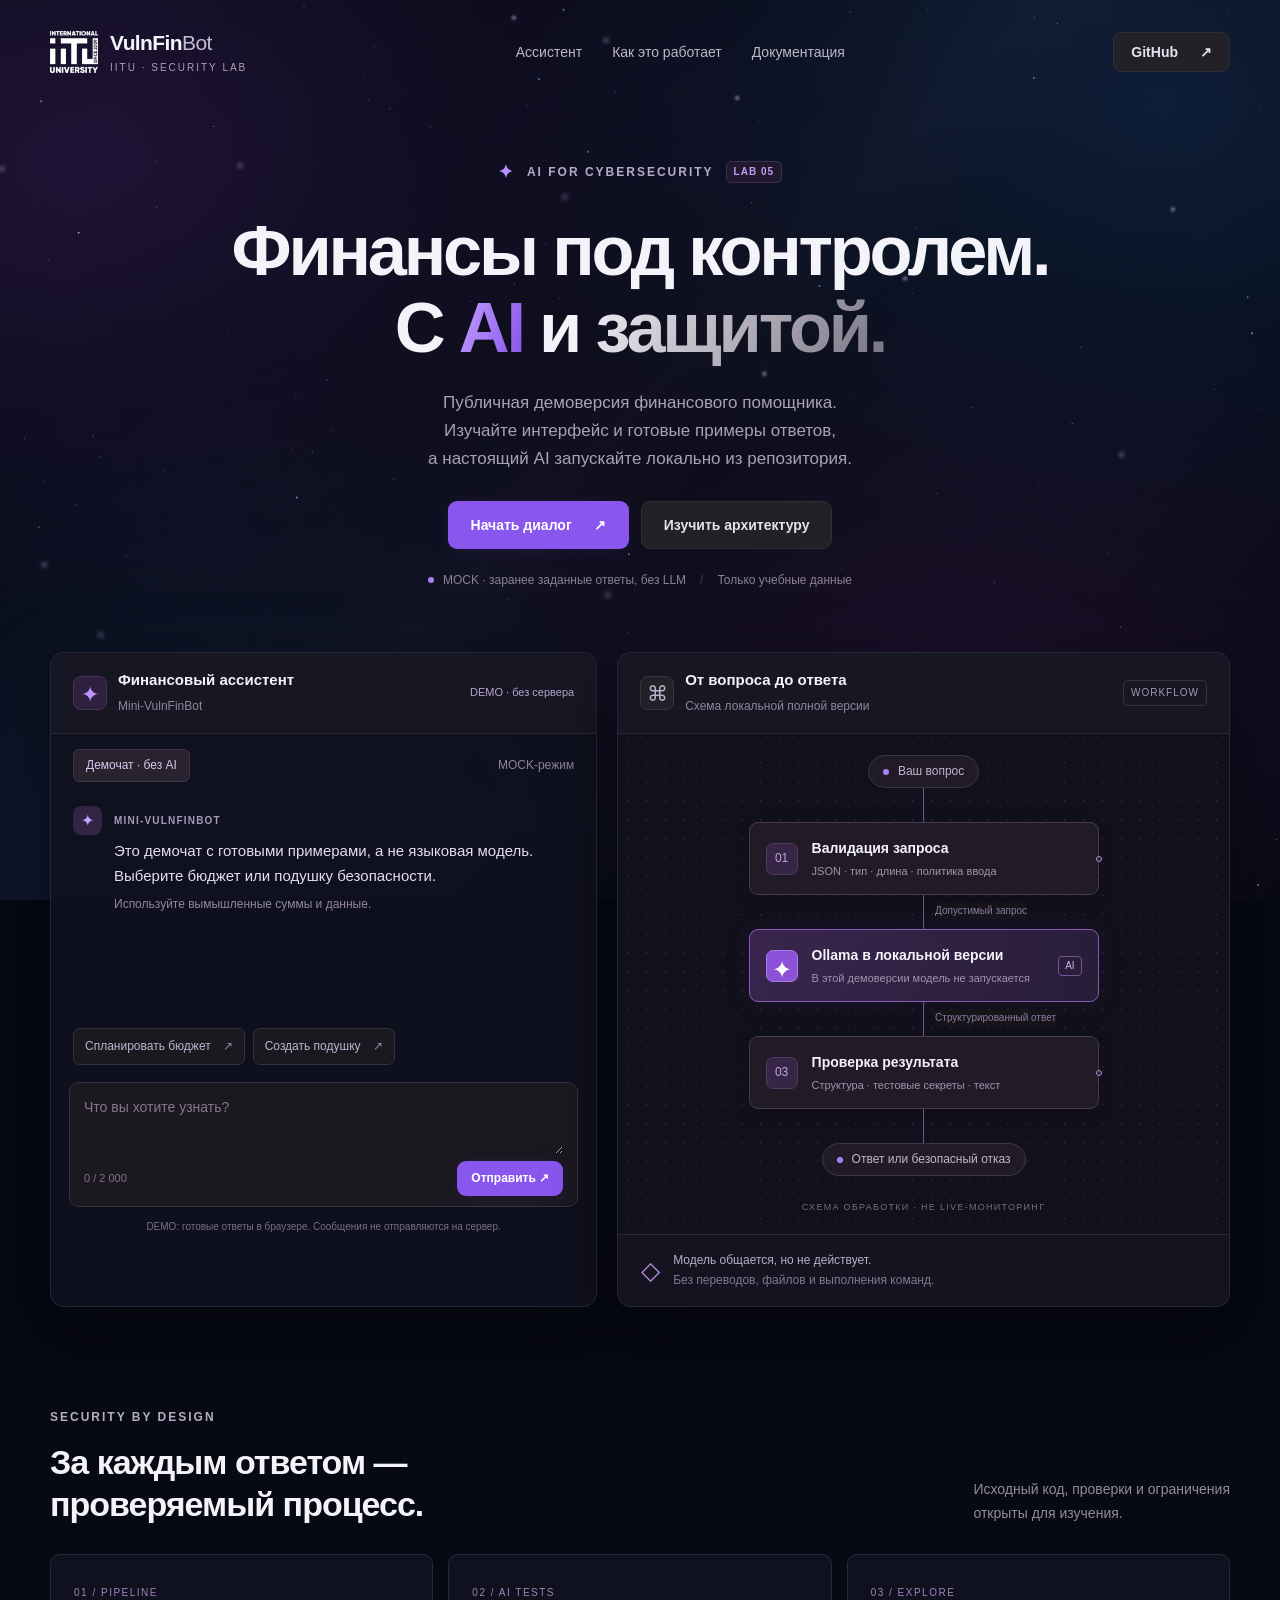
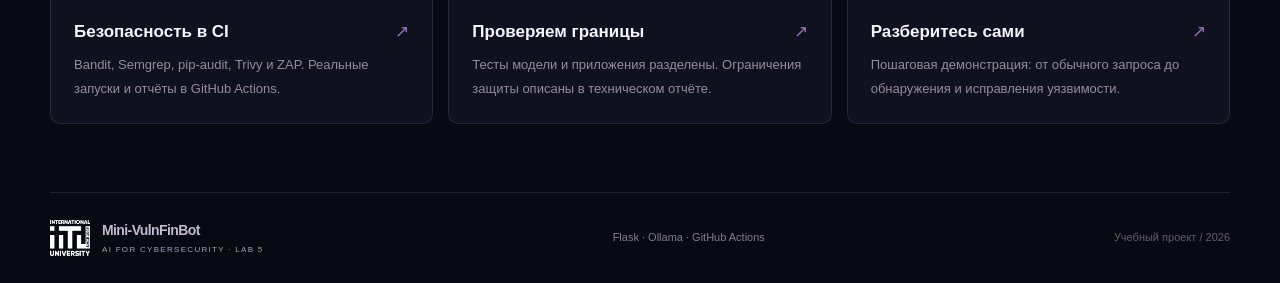
<file: docs/index.html>
<!doctype html>
<html lang="ru">
<head><meta charset="utf-8"><meta name="viewport" content="width=device-width,initial-scale=1"><meta name="theme-color" content="#101014"><title>Mini-VulnFinBot · IITU Security Lab</title><link rel="stylesheet" href="./static/style.css?v=cosmos-1"><script src="./static/app.js" defer></script></head>
<body>
<div class="cosmos" aria-hidden="true"><span></span></div>
<div class="starfall" aria-hidden="true"><i></i><i></i><i></i><i></i><i></i><i></i><i></i><i></i><i></i><i></i><i></i><i></i><i></i><i></i><i></i><i></i></div>
<header class="header shell"><a class="brand" href="./" aria-label="Mini-VulnFinBot — главная"><img src="./static/iitu-white.png" alt="IITU" width="48" height="44"><span>VulnFin<span class="brand-light">Bot</span><small>IITU · SECURITY LAB</small></span></a><nav aria-label="Основная навигация"><a href="#chat">Ассистент</a><a href="#architecture">Как это работает</a><a href="https://github.com/MisterCapybara24/vulnfinbot-secure-pipeline/blob/main/docs/technical-report.md">Документация</a></nav><a class="button secondary header-link" href="https://github.com/MisterCapybara24/vulnfinbot-secure-pipeline">GitHub <span aria-hidden="true">↗</span></a></header>
<main>
<section class="hero shell"><div class="eyebrow"><span class="spark">✦</span> AI FOR CYBERSECURITY <span class="pill">LAB 05</span></div><h1>Финансы под контролем.<br>С <span class="gradient">AI</span> и <span class="silver">защитой.</span></h1><p>Публичная демоверсия финансового помощника.<br>Изучайте интерфейс и готовые примеры ответов,<br class="desktop-break"> а настоящий AI запускайте локально из репозитория.</p><div class="hero-actions"><a class="button primary" href="#chat">Начать диалог <span aria-hidden="true">↗</span></a><a class="button secondary" href="#architecture">Изучить архитектуру</a></div><div class="hero-caption"><span class="live-dot"></span> MOCK · заранее заданные ответы, без LLM <span class="caption-divider">/</span> Только учебные данные</div></section>
<div class="demo-field"><div class="workspace shell">
<section id="chat" class="panel chat-card"><div class="panel-header"><div class="panel-title"><span class="app-icon">✦</span><div><h2>Финансовый ассистент</h2><span>Mini-VulnFinBot</span></div></div><span class="status" id="api-status">DEMO · без сервера</span></div><div class="chat-topic"><span class="topic-active">Демочат · без AI</span><span class="model-label">MOCK-режим</span></div><div id="messages" class="messages" role="log" aria-live="polite"><article class="message assistant"><div class="avatar">✦</div><div><span class="author">MINI-VULNFINBOT</span><p>Это демочат с готовыми примерами, а не языковая модель. Выберите бюджет или подушку безопасности.</p><small>Используйте вымышленные суммы и данные.</small></div></article></div><div class="suggestions"><button type="button" data-prompt="Как составить бюджет при доходе 300 000 тенге?">Спланировать бюджет <span>↗</span></button><button type="button" data-prompt="Как создать финансовую подушку безопасности?">Создать подушку <span>↗</span></button></div><form id="chat-form"><label class="sr-only" for="message">Ваш вопрос о бюджете</label><textarea id="message" rows="2" maxlength="2000" placeholder="Что вы хотите узнать?" required></textarea><div class="composer-bottom"><span><span id="count">0</span> / 2 000</span><button class="button primary" id="send" type="submit">Отправить ↗</button></div></form><p class="fine-print">DEMO: готовые ответы в браузере. Сообщения не отправляются на сервер.</p></section>
<section id="architecture" class="panel workflow-card"><div class="panel-header"><div class="panel-title"><span class="workflow-icon">⌘</span><div><h2>От вопроса до ответа</h2><span>Схема локальной полной версии</span></div></div><span class="outline-badge">WORKFLOW</span></div><div class="workflow-canvas"><div class="flow-start"><span class="node-dot"></span> Ваш вопрос</div><div class="connector"></div><div class="flow-node"><span class="node-icon">01</span><div><h3>Валидация запроса</h3><p>JSON · тип · длина · политика ввода</p></div><span class="node-port"></span></div><div class="connector"><span>Допустимый запрос</span></div><div class="flow-node model-node"><span class="node-icon">✦</span><div><h3>Ollama в локальной версии</h3><p>В этой демоверсии модель не запускается</p></div><span class="model-chip">AI</span></div><div class="connector"><span>Структурированный ответ</span></div><div class="flow-node"><span class="node-icon">03</span><div><h3>Проверка результата</h3><p>Структура · тестовые секреты · текст</p></div><span class="node-port"></span></div><div class="connector"></div><div class="flow-end"><span class="node-dot"></span> Ответ или безопасный отказ</div><div class="canvas-label">СХЕМА ОБРАБОТКИ · НЕ LIVE-МОНИТОРИНГ</div></div><div class="workflow-note"><span>◇</span><p>Модель общается, но не действует.<br><strong>Без переводов, файлов и выполнения команд.</strong></p></div></section>
</div></div>
<section class="details shell"><div class="section-heading"><div><span class="eyebrow">SECURITY BY DESIGN</span><h2>За каждым ответом —<br>проверяемый процесс.</h2></div><p>Исходный код, проверки и ограничения<br>открыты для изучения.</p></div><div class="feature-grid"><a class="feature" href="https://github.com/MisterCapybara24/vulnfinbot-secure-pipeline/actions"><span class="feature-number">01 / PIPELINE</span><h3>Безопасность в CI <span>↗</span></h3><p>Bandit, Semgrep, pip-audit, Trivy и ZAP. Реальные запуски и отчёты в GitHub Actions.</p></a><a class="feature" href="https://github.com/MisterCapybara24/vulnfinbot-secure-pipeline/blob/main/docs/technical-report.md"><span class="feature-number">02 / AI TESTS</span><h3>Проверяем границы <span>↗</span></h3><p>Тесты модели и приложения разделены. Ограничения защиты описаны в техническом отчёте.</p></a><a class="feature" href="https://github.com/MisterCapybara24/vulnfinbot-secure-pipeline/blob/main/docs/demo-guide.md"><span class="feature-number">03 / EXPLORE</span><h3>Разберитесь сами <span>↗</span></h3><p>Пошаговая демонстрация: от обычного запроса до обнаружения и исправления уязвимости.</p></a></div></section>
</main><footer class="shell"><a class="brand footer-brand" href="#"><img src="./static/iitu-white.png" alt="IITU" width="40" height="36"><span>Mini-VulnFinBot<small>AI FOR CYBERSECURITY · LAB 5</small></span></a><span>Flask · Ollama · GitHub Actions</span><span class="footer-note">Учебный проект / 2026</span></footer>
</body></html>
</file>
<file: docs/static/style.css>
:root{color-scheme:dark;--bg:#101014;--panel:#151519;--border:#2a2931;--muted:#a09cae;--text:#f5f3fa;--purple:#8c5cf6}*{box-sizing:border-box}html{scroll-behavior:smooth;scroll-padding-top:24px}body{margin:0;background:var(--bg);color:var(--text);font:16px/1.6 'Segoe UI',Arial,sans-serif}a{color:inherit;text-decoration:none}button,textarea{font:inherit}button,a,textarea{-webkit-tap-highlight-color:transparent}button{cursor:pointer}a:focus-visible,button:focus-visible,textarea:focus-visible{outline:2px solid #c5a7ff;outline-offset:5px}.shell{width:min(1180px,calc(100% - 64px));margin-inline:auto}.header{height:104px;display:flex;align-items:center;justify-content:space-between;gap:32px}.brand{display:flex;align-items:center;gap:12px;font-size:21px;font-weight:650;letter-spacing:-.6px;line-height:1.15}.brand img{object-fit:contain}.brand-light{font-weight:400;color:#c2bbd1}.brand small{display:block;font-size:10px;letter-spacing:2px;color:#aaa3b8;margin-top:7px;font-weight:500}.header nav{display:flex;gap:30px;color:#bcb7c9;font-size:14px}.header nav a:hover{color:white}.button{display:inline-flex;justify-content:center;align-items:center;gap:22px;min-height:48px;padding:11px 22px;border:1px solid transparent;border-radius:9px;font-size:14px;font-weight:600;transition:background .2s,transform .2s,box-shadow .2s}.button:hover{transform:translateY(-2px)}.primary{background:#8956ee;color:white;box-shadow:0 3px 20px #7b43e51a}.primary:hover{background:#9a6af6;box-shadow:0 4px 26px #7b43e533}.secondary{background:#222127;border-color:#302e37;color:#e5e1ed}.secondary:hover{background:#2e2b36}.header-link{min-height:40px;padding:8px 17px}.hero{text-align:center;padding-top:54px;padding-bottom:44px}.eyebrow{font-size:12px;font-weight:600;letter-spacing:2px;color:#b5adc6;display:flex;align-items:center;gap:12px}.hero .eyebrow{justify-content:center}.spark{font-size:18px;color:#b991ff}.pill{border:1px solid #3a304c;border-radius:5px;padding:2px 7px;font-size:10px;color:#be9df7;letter-spacing:1px;background:#21182e}h1{font-size:clamp(40px,5.5vw,72px);line-height:1.1;letter-spacing:-3.2px;font-weight:650;margin:25px 0 22px}.gradient{background:linear-gradient(110deg,#c5a0ff,#8552e8);background-clip:text;-webkit-text-fill-color:transparent}.silver{background:linear-gradient(120deg,#f0edf6,#777381);background-clip:text;-webkit-text-fill-color:transparent}.hero>p{font-size:17px;line-height:1.65;color:#a8a3b4;margin:0}.hero-actions{display:flex;gap:12px;justify-content:center;margin-top:28px}.hero-caption{display:flex;align-items:center;justify-content:center;gap:9px;color:#898391;font-size:12px;margin-top:22px}.live-dot,.node-dot{height:6px;width:6px;background:#aa83f0;border-radius:50%;display:inline-block;flex-shrink:0}.caption-divider{color:#433b4e;margin-inline:5px}.demo-field{background-image:radial-gradient(#5c4e6f44 .8px,transparent .8px);background-size:24px 24px;padding:18px 0 55px;position:relative}.workspace{display:grid;grid-template-columns:1fr 1.12fr;gap:20px;align-items:stretch}.panel{border:1px solid var(--border);border-radius:14px;background:var(--panel);box-shadow:0 18px 70px #0004;overflow:hidden;min-width:0;scroll-margin-top:22px}.panel-header{height:81px;border-bottom:1px solid var(--border);display:flex;align-items:center;justify-content:space-between;padding:18px 22px;gap:10px;background:#18171c}.panel-title{display:flex;align-items:center;gap:11px}.panel-title h2{margin:0;font-size:15px;font-weight:600}.panel-title>div>span{font-size:12px;color:#8e879c}.app-icon,.workflow-icon{width:34px;height:34px;display:grid;place-items:center;border:1px solid #463455;border-radius:8px;background:#30203f;color:#be94fc;font-size:22px}.workflow-icon{background:#232128;border-color:#393440;color:#bbb1ca;font-size:21px}.status{font-size:11px;color:#b6a4cb;white-space:nowrap}.chat-topic{display:flex;align-items:center;justify-content:space-between;padding:15px 22px 0;font-size:12px;color:#8c859a}.topic-active{background:#29232f;color:#d7c7ef;border:1px solid #3d314d;padding:6px 12px;border-radius:6px}.messages{height:246px;overflow-y:auto;padding:24px 22px;scrollbar-width:thin;scrollbar-color:#494051 transparent}.message{display:flex;gap:12px;margin-bottom:23px}.avatar{flex-shrink:0;display:grid;place-items:center;width:29px;height:29px;border-radius:8px;background:#332443;color:#c6a1ff;font-size:16px}.author{font-size:10px;font-weight:600;letter-spacing:1.2px;color:#a69ab8}.message p{font-size:15px;line-height:1.65;margin:7px 0;color:#e4deee;white-space:pre-wrap;overflow-wrap:anywhere}.message small{display:block;color:#93879f;font-size:12px;line-height:1.6}.user .avatar{background:#2a2b32;color:#bbb8c6;font-size:10px}.user p{color:#c1b9ce}.suggestions{display:flex;gap:8px;flex-wrap:wrap;padding:0 22px 17px}.suggestions button{display:flex;gap:12px;background:#1b1920;border:1px solid #36303f;border-radius:7px;padding:8px 11px;color:#bfb3cf;font-size:12px}.suggestions button:hover{border-color:#8c5cf6;color:#e2d1ff}.suggestions button span{color:#9582ac}form{border:1px solid #39313f;border-radius:10px;background:#1b1820;margin:0 18px;padding:13px 14px 10px}textarea{display:block;resize:vertical;min-height:58px;max-height:150px;width:100%;background:transparent;border:0;color:#f6f1ff;font-size:14px;line-height:1.6;padding:0}textarea::placeholder{color:#83778e}.composer-bottom{display:flex;align-items:center;justify-content:space-between;gap:12px;margin-top:7px}.composer-bottom>span{font-size:11px;color:#7f738c}.composer-bottom .button{min-height:35px;padding:6px 13px;font-size:12px}.button:disabled{opacity:.65;cursor:wait;transform:none}.fine-print{color:#776f83;font-size:10px;text-align:center;margin:12px 14px 17px}.outline-badge{font-size:10px;letter-spacing:1px;border:1px solid #38333e;border-radius:5px;padding:4px 7px;color:#a29aaF}.workflow-canvas{background:radial-gradient(#5f536744 1px,transparent 1px);background-size:19px 19px;position:relative;padding:21px 50px 19px;display:flex;align-items:center;flex-direction:column}.flow-start,.flow-end{border:1px solid #3c3447;background:#201b27;border-radius:30px;padding:6px 14px;display:flex;align-items:center;gap:9px;font-size:12px;color:#c1b6ce}.connector{width:1px;height:34px;background:#765098;position:relative;flex-shrink:0}.connector span{position:absolute;white-space:nowrap;left:12px;top:8px;color:#8d7b9e;font-size:10px;background:#151519}.flow-node{display:flex;align-items:center;gap:14px;border:1px solid #493852;background:#211b28;border-radius:9px;width:100%;max-width:350px;padding:14px 16px;position:relative;box-shadow:0 6px 16px #0002}.node-icon{width:32px;height:32px;border:1px solid #4f3a62;border-radius:7px;display:grid;place-items:center;background:#362544;font-size:12px;color:#c5a3e7;flex-shrink:0}.flow-node h3{margin:0;font-size:14px;font-weight:600}.flow-node p{margin:3px 0 0;font-size:11px;color:#a292af}.node-port{width:6px;height:6px;border-radius:50%;border:1px solid #b58bd3;background:#2b2037;position:absolute;right:-4px}.model-node{background:linear-gradient(110deg,#39254e,#281e38);border-color:#8b5ab7;box-shadow:0 0 30px #8d4ddf12}.model-node .node-icon{background:#8b52d8;border-color:#aa7ae6;color:white;font-size:24px}.model-chip{margin-left:auto;border:1px solid #775196;padding:1px 6px;border-radius:4px;color:#d5b1fb;font-size:10px}.canvas-label{font-size:9px;letter-spacing:1.3px;color:#796a87;margin-top:24px}.workflow-note{border-top:1px solid var(--border);display:flex;gap:13px;padding:15px 23px;align-items:center;background:#19161e}.workflow-note>span{font-size:25px;color:#b68cde}.workflow-note p{margin:0;color:#b9aec4;font-size:12px;line-height:1.7}.workflow-note strong{font-weight:400;color:#83778f}.details{padding-top:46px;padding-bottom:68px}.section-heading{display:flex;align-items:end;justify-content:space-between;gap:24px;margin-bottom:28px}.section-heading h2{font-size:34px;line-height:1.25;letter-spacing:-1px;font-weight:550;margin:14px 0 0}.section-heading>p{color:#938b9f;font-size:14px;line-height:1.7;margin:0}.feature-grid{display:grid;grid-template-columns:repeat(3,1fr);gap:15px}.feature{border:1px solid #29252f;border-radius:10px;background:#16131b;padding:23px;transition:border-color .2s,background .2s}.feature:hover{border-color:#6b4c87;background:#1b1523}.feature-number{font-size:10px;color:#a082bd;letter-spacing:1.5px}.feature h3{font-size:17px;margin:15px 0 8px;font-weight:550;display:flex;justify-content:space-between;gap:8px}.feature h3 span{color:#9670b6}.feature p{color:#958b9f;font-size:13px;line-height:1.8;margin:0}footer{border-top:1px solid #29252f;padding-block:27px;display:flex;align-items:center;justify-content:space-between;gap:20px;color:#857c91;font-size:11px}.footer-brand{color:#c3b9ce;font-size:14px}.footer-brand small{font-size:8px;letter-spacing:1.3px}.footer-note{color:#655c70}.sr-only{position:absolute;width:1px;height:1px;padding:0;margin:-1px;overflow:hidden;clip:rect(0,0,0,0);white-space:nowrap;border:0}@media(min-width:1500px){.hero{padding-top:76px;padding-bottom:55px}}@media(max-width:1000px){.header nav{gap:18px}.shell{width:calc(100% - 40px)}h1{font-size:58px}.workspace{grid-template-columns:1fr 1fr;gap:14px}.panel-header{padding-inline:16px}.workflow-canvas{padding-inline:24px}.status{font-size:10px}.model-label{display:none}.outline-badge{display:none}.feature{padding:18px}.hero{padding-top:38px}}@media(max-width:760px){.shell{width:calc(100% - 32px)}.header{height:86px;gap:12px}.brand{font-size:18px}.brand small{font-size:8px}.brand img{width:37px;height:37px}.header nav{display:none}.header-link{font-size:12px;min-height:36px;padding:7px 12px}.hero{padding-top:32px;padding-bottom:27px}.hero .eyebrow{font-size:10px;letter-spacing:1.2px}h1{font-size:clamp(33px,7.8vw,54px);letter-spacing:-1.6px;line-height:1.15;margin-top:22px}.hero>p{font-size:14px}.hero-actions{gap:9px;margin-top:24px}.hero-actions .button{font-size:12px;padding-inline:14px;gap:12px}.hero-caption{flex-wrap:wrap;font-size:10px;gap:7px}.workspace{grid-template-columns:1fr;gap:20px}.demo-field{padding-bottom:22px}.messages{height:240px}.workflow-canvas{padding-inline:40px}.panel-title h2{font-size:14px}.status{font-size:11px}.outline-badge{display:block}.section-heading{display:block}.section-heading h2{font-size:29px}.section-heading>p{margin-top:20px}.feature-grid{grid-template-columns:1fr}.feature{padding:22px}.feature p{font-size:14px}.details{padding-top:32px;padding-bottom:35px}footer{flex-wrap:wrap;justify-content:space-between;gap:18px}.footer-note{display:none}}@media(prefers-reduced-motion:reduce){html{scroll-behavior:auto}*{transition:none!important}}

/* Visible meteor shower: staggered trails behind the content. */
body{isolation:isolate}
.header,main,footer{position:relative;z-index:1}
.starfall{position:fixed;inset:0;z-index:0;overflow:hidden;pointer-events:none;contain:strict}
.starfall i{position:absolute;display:block;width:150px;height:1.5px;opacity:0;background:linear-gradient(90deg,transparent,rgba(182,151,238,.4) 45%,#e5d8ff);border-radius:100%;transform:rotate(34deg);animation:meteor-drift 8s linear infinite}
.starfall i::after{content:"";position:absolute;right:0;top:-1px;width:4px;height:4px;border-radius:50%;background:#f1e7ff;box-shadow:0 0 9px 2px #ba90ff88}
.starfall i:nth-child(1){left:2%;top:4%;width:125px;animation-delay:-0.71s;animation-duration:8s;}
.starfall i:nth-child(2){left:32%;top:-3%;width:150px;animation-delay:-1.42s;animation-duration:9s;}
.starfall i:nth-child(3){left:65%;top:8%;width:175px;animation-delay:-2.13s;animation-duration:10s;}
.starfall i:nth-child(4){left:-12%;top:24%;width:100px;animation-delay:-2.84s;animation-duration:11s;}
.starfall i:nth-child(5){left:17%;top:31%;width:125px;animation-delay:-3.55s;animation-duration:7s;}
.starfall i:nth-child(6){left:48%;top:23%;width:150px;animation-delay:-4.26s;animation-duration:8s;}
.starfall i:nth-child(7){left:80%;top:35%;width:175px;animation-delay:-4.97s;animation-duration:9s;}
.starfall i:nth-child(8){left:-15%;top:52%;width:100px;animation-delay:-5.68s;animation-duration:10s;}
.starfall i:nth-child(9){left:10%;top:61%;width:125px;animation-delay:-6.39s;animation-duration:11s;}
.starfall i:nth-child(10){left:40%;top:52%;width:150px;animation-delay:-7.10s;animation-duration:7s;}
.starfall i:nth-child(11){left:73%;top:62%;width:175px;animation-delay:-7.81s;animation-duration:8s;}
.starfall i:nth-child(12){left:5%;top:83%;width:100px;animation-delay:-8.52s;animation-duration:9s;}
.starfall i:nth-child(13){left:46%;top:80%;width:125px;animation-delay:-9.23s;animation-duration:10s;}
.starfall i:nth-child(14){left:84%;top:-8%;width:150px;animation-delay:-9.94s;animation-duration:11s;}
.starfall i:nth-child(15){left:-18%;top:7%;width:175px;animation-delay:-10.65s;animation-duration:7s;}
.starfall i:nth-child(16){left:27%;top:9%;width:100px;animation-delay:-11.36s;animation-duration:8s;}
@keyframes meteor-drift{0%{opacity:0;transform:translate3d(-90px,-61px,0) rotate(34deg)}6%{opacity:.8}32%{opacity:.65}45%,100%{opacity:0;transform:translate3d(430px,290px,0) rotate(34deg)}}
@media(max-width:760px){.starfall i{max-width:110px}.starfall i:nth-child(n+11){display:none}}
@media(prefers-reduced-motion:reduce){.starfall{display:none}.starfall i{animation:none}}

/* Layered deep-space sky, rendered locally without image downloads. */
body{background:#070913}
.cosmos{position:fixed;inset:0;z-index:0;overflow:hidden;pointer-events:none;contain:strict;background:radial-gradient(ellipse at 8% 18%,#542b854f 0%,transparent 43%),radial-gradient(ellipse at 90% 12%,#174e8c47 0%,transparent 42%),radial-gradient(ellipse at 74% 73%,#662b7c38 0%,transparent 42%),radial-gradient(ellipse at 13% 90%,#173e7038 0%,transparent 40%),linear-gradient(135deg,transparent 25%,#7973b00d 43%,#9783bf12 48%,#7062a309 54%,transparent 72%),#070913}
.cosmos::before,.cosmos::after{content:"";position:absolute;left:0;top:0;width:1px;height:1px;border-radius:50%;background:transparent}
.cosmos::before{box-shadow:24.35vw 50.22vh 0 0px rgba(220,225,255,0.69),23.14vw 55.23vh 0 0.5px rgba(159,199,255,0.78),73.15vw 54.81vh 0 0px rgba(159,199,255,0.60),38.68vw 27.77vh 0 0px rgba(220,225,255,0.22),25.82vw 47.78vh 0 0px rgba(192,168,255,0.57),36.72vw 78.57vh 0 0px rgba(220,225,255,0.46),83.72vw 47.01vh 0 0px rgba(220,225,255,0.69),82.61vw 81.90vh 0 0px rgba(220,225,255,0.53),94.57vw 93.20vh 0 0.5px rgba(192,168,255,0.75),97.78vw 36.98vh 0 0.5px rgba(159,199,255,0.67),58.94vw 98.99vh 0 0.5px rgba(220,225,255,0.51),43.99vw 1.03vh 0 0.5px rgba(159,199,255,0.67),99.69vw 93.19vh 0 0px rgba(159,199,255,0.69),30.70vw 53.15vh 0 0.5px rgba(159,199,255,0.22),42.06vw 8.72vh 0 0.5px rgba(159,199,255,0.74),27.83vw 90.59vh 0 0.5px rgba(159,199,255,0.49),81.09vw 54.04vh 0 0px rgba(192,168,255,0.38),66.65vw 44.33vh 0 0px rgba(159,199,255,0.41),71.46vw 25.28vh 0 0px rgba(159,199,255,0.58),42.23vw 78.49vh 0 0px rgba(192,168,255,0.48),95.87vw 1.13vh 0 0px rgba(159,199,255,0.45),7.73vw 50.69vh 0 0px rgba(159,199,255,0.62),66.85vw 72.83vh 0 0.5px rgba(192,168,255,0.21),77.55vw 27.93vh 0 0.5px rgba(192,168,255,0.74),63.98vw 31.73vh 0 0.5px rgba(159,199,255,0.79),97.43vw 32.96vh 0 0.5px rgba(192,168,255,0.51),59.21vw 47.83vh 0 0px rgba(220,225,255,0.76),39.18vw 94.74vh 0 0.5px rgba(192,168,255,0.23),76.51vw 32.84vh 0 0px rgba(159,199,255,0.36),93.05vw 75.56vh 0 0px rgba(192,168,255,0.77),7.23vw 48.42vh 0 0px rgba(192,168,255,0.69),27.42vw 73.82vh 0 0px rgba(220,225,255,0.60),43.53vw 73.05vh 0 0px rgba(159,199,255,0.76),72.44vw 1.05vh 0 0px rgba(159,199,255,0.49),13.46vw 82.19vh 0 0.5px rgba(192,168,255,0.32),94.13vw 84.62vh 0 0.5px rgba(192,168,255,0.25),98.38vw 11.77vh 0 0px rgba(159,199,255,0.32),14.56vw 6.50vh 0 0px rgba(192,168,255,0.41),79.48vw 94.76vh 0 0.5px rgba(220,225,255,0.25),6.71vw 96.74vh 0 0px rgba(220,225,255,0.68),19.31vw 22.43vh 0 0px rgba(159,199,255,0.25),47.17vw 80.88vh 0 0px rgba(220,225,255,0.31),33.05vw 93.09vh 0 0px rgba(220,225,255,0.30),86.71vw 72.85vh 0 0px rgba(220,225,255,0.21),5.90vw 72.93vh 0 0px rgba(220,225,255,0.26),85.74vw 79.98vh 0 0.5px rgba(192,168,255,0.22),50.39vw 41.16vh 0 0px rgba(192,168,255,0.30),1.87vw 48.67vh 0 0px rgba(159,199,255,0.52),43.69vw 33.08vh 0 0px rgba(159,199,255,0.75),48.05vw 10.22vh 0 0.5px rgba(192,168,255,0.23),29.20vw 5.12vh 0 0px rgba(220,225,255,0.47),64.00vw 94.22vh 0 0px rgba(192,168,255,0.49),80.73vw 8.60vh 0 0.5px rgba(192,168,255,0.68),89.00vw 89.43vh 0 0px rgba(220,225,255,0.31),71.69vw 72.40vh 0 0px rgba(192,168,255,0.66),77.62vw 64.66vh 0 0.5px rgba(159,199,255,0.23),23.03vw 76.56vh 0 0.5px rgba(220,225,255,0.71),81.45vw 93.90vh 0 0px rgba(220,225,255,0.76),78.41vw 84.02vh 0 0px rgba(220,225,255,0.46),39.71vw 66.49vh 0 0px rgba(159,199,255,0.64),2.99vw 22.26vh 0 0px rgba(192,168,255,0.30),74.94vw 87.60vh 0 0px rgba(159,199,255,0.49),0.83vw 24.76vh 0 0px rgba(159,199,255,0.26),24.96vw 84.31vh 0 0.5px rgba(192,168,255,0.71),71.24vw 32.56vh 0 0px rgba(159,199,255,0.48),55.05vw 87.19vh 0 0px rgba(192,168,255,0.35),62.68vw 29.75vh 0 0px rgba(192,168,255,0.37),71.81vw 85.03vh 0 0.5px rgba(159,199,255,0.59),65.44vw 33.59vh 0 0.5px rgba(220,225,255,0.70),59.32vw 13.29vh 0 0px rgba(220,225,255,0.65),11.78vw 98.41vh 0 0px rgba(159,199,255,0.45),87.50vw 69.62vh 0 0.5px rgba(220,225,255,0.21),86.57vw 61.46vh 0 0px rgba(159,199,255,0.64),98.53vw 45.34vh 0 0px rgba(220,225,255,0.33),91.12vw 81.49vh 0 0.5px rgba(192,168,255,0.65),33.63vw 14.06vh 0 0px rgba(192,168,255,0.58),12.21vw 22.94vh 0 0px rgba(159,199,255,0.75),9.80vw 61.77vh 0 0px rgba(192,168,255,0.45),12.20vw 17.80vh 0 0px rgba(159,199,255,0.42),62.99vw 72.88vh 0 0px rgba(159,199,255,0.48),43.97vw 99.93vh 0 0px rgba(220,225,255,0.51),40.15vw 31.47vh 0 0px rgba(220,225,255,0.69),44.66vw 27.17vh 0 0px rgba(159,199,255,0.57),75.85vw 93.27vh 0 0px rgba(192,168,255,0.50),93.22vw 84.01vh 0 0px rgba(220,225,255,0.52),56.73vw 29.59vh 0 0.5px rgba(192,168,255,0.31),12.76vw 52.25vh 0 0px rgba(159,199,255,0.48),26.95vw 34.45vh 0 0px rgba(192,168,255,0.44),80.78vw 1.89vh 0 0px rgba(192,168,255,0.77),19.15vw 92.68vh 0 0.5px rgba(159,199,255,0.22),60.81vw 77.20vh 0 0px rgba(220,225,255,0.35),98.24vw 98.28vh 0 0.5px rgba(192,168,255,0.63),58.67vw 22.46vh 0 0px rgba(220,225,255,0.65),49.09vw 61.54vh 0 0.5px rgba(192,168,255,0.72),82.57vw 2.53vh 0 0px rgba(220,225,255,0.76),91.26vw 79.15vh 0 0.5px rgba(220,225,255,0.59),30.39vw 12.03vh 0 0px rgba(159,199,255,0.71),66.37vw 1.21vh 0 0px rgba(159,199,255,0.77),42.55vw 26.99vh 0 0px rgba(159,199,255,0.66),3.77vw 28.75vh 0 0px rgba(220,225,255,0.45),28.07vw 9.75vh 0 0px rgba(192,168,255,0.44),28.46vw 8.71vh 0 0px rgba(159,199,255,0.42),37.60vw 99.34vh 0 0px rgba(220,225,255,0.27),5.20vw 81.13vh 0 0px rgba(192,168,255,0.40),84.40vw 38.49vh 0 0px rgba(192,168,255,0.78),65.73vw 63.05vh 0 0px rgba(159,199,255,0.72),29.71vw 84.82vh 0 0px rgba(192,168,255,0.70),3.17vw 11.20vh 0 0.5px rgba(220,225,255,0.49),41.13vw 11.64vh 0 0px rgba(192,168,255,0.62),28.74vw 10.98vh 0 0px rgba(159,199,255,0.58),91.48vw 23.55vh 0 0px rgba(220,225,255,0.39),64.85vw 39.69vh 0 0px rgba(192,168,255,0.35),44.39vw 88.98vh 0 0px rgba(159,199,255,0.46),36.12vw 50.11vh 0 0px rgba(159,199,255,0.21),16.66vw 14.00vh 0 0px rgba(159,199,255,0.77),73.65vw 77.77vh 0 0px rgba(220,225,255,0.70),20.51vw 35.83vh 0 0px rgba(220,225,255,0.23),98.77vw 56.37vh 0 0px rgba(192,168,255,0.21),29.46vw 41.82vh 0 0px rgba(192,168,255,0.35),89.29vw 6.81vh 0 0.5px rgba(159,199,255,0.63),59.74vw 40.58vh 0 0px rgba(220,225,255,0.46),84.93vw 77.72vh 0 0.5px rgba(192,168,255,0.33),3.01vw 58.53vh 0 0.5px rgba(220,225,255,0.26),49.99vw 4.97vh 0 0px rgba(159,199,255,0.32),86.03vw 93.33vh 0 0.5px rgba(220,225,255,0.27),22.78vw 49.93vh 0 0px rgba(192,168,255,0.53),5.96vw 56.03vh 0 0px rgba(192,168,255,0.53),45.89vw 16.80vh 0 0.5px rgba(220,225,255,0.59),25.50vw 42.17vh 0 0px rgba(220,225,255,0.76),25.57vw 77.24vh 0 0px rgba(220,225,255,0.52),49.02vw 70.20vh 0 0px rgba(159,199,255,0.53),57.61vw 56.49vh 0 0px rgba(192,168,255,0.39),3.34vw 53.46vh 0 0px rgba(192,168,255,0.50),89.96vw 47.02vh 0 0px rgba(159,199,255,0.61),75.46vw 26.55vh 0 0px rgba(220,225,255,0.45),94.82vw 43.23vh 0 0px rgba(159,199,255,0.52),90.48vw 64.92vh 0 0px rgba(220,225,255,0.22),23.08vw 43.82vh 0 0px rgba(220,225,255,0.53),23.71vw 0.61vh 0 0px rgba(192,168,255,0.79),36.73vw 33.44vh 0 0px rgba(159,199,255,0.61),75.85vw 45.26vh 0 0px rgba(220,225,255,0.58),19.31vw 80.13vh 0 0.5px rgba(192,168,255,0.62),21.78vw 90.33vh 0 0px rgba(220,225,255,0.67),34.43vw 86.40vh 0 0px rgba(220,225,255,0.32),11.37vw 70.31vh 0 0px rgba(192,168,255,0.23),6.11vw 25.80vh 0 0.5px rgba(220,225,255,0.63),66.76vw 80.54vh 0 0.5px rgba(159,199,255,0.37),62.64vw 93.65vh 0 0px rgba(159,199,255,0.35),36.40vw 78.21vh 0 0px rgba(192,168,255,0.80),17.83vw 36.62vh 0 0px rgba(220,225,255,0.38)}
.cosmos::after{width:2px;height:2px;box-shadow:87.54vw 50.42vh 4px 1px rgba(213,201,255,.65),44.05vw 21.81vh 5px 1px rgba(213,201,255,.65),76.78vw 94.95vh 4px 1px rgba(213,201,255,.65),74.31vw 96.55vh 4px 1px rgba(213,201,255,.65),7.79vw 70.42vh 5px 1px rgba(213,201,255,.65),91.56vw 23.13vh 3px 1px rgba(213,201,255,.65),66.81vw 36.00vh 4px 1px rgba(213,201,255,.65),47.27vw 4.36vh 4px 1px rgba(213,201,255,.65),70.63vw 30.83vh 3px 1px rgba(213,201,255,.65),57.52vw 10.78vh 3px 1px rgba(213,201,255,.65),18.69vw 18.30vh 4px 1px rgba(213,201,255,.65),59.64vw 41.42vh 3px 1px rgba(213,201,255,.65),0.06vw 18.65vh 4px 1px rgba(213,201,255,.65),3.38vw 62.65vh 4px 1px rgba(213,201,255,.65),49.39vw 96.18vh 5px 1px rgba(213,201,255,.65),47.41vw 66.02vh 5px 1px rgba(213,201,255,.65),30.64vw 29.17vh 5px 1px rgba(213,201,255,.65),40.07vw 1.86vh 3px 1px rgba(213,201,255,.65)}
.cosmos span{position:absolute;inset:0;background:radial-gradient(ellipse at 50% 35%,#07091366,transparent 65%)}
.demo-field{background-image:none}
.panel{background:#11121eef;border-color:#67648b44;box-shadow:0 20px 70px #0006,0 0 30px #7a5ce608}
.panel-header{background:#171724f5}.workflow-canvas{background-color:#12121be8}.workflow-note{background:#151321f5}
.feature{background:#121320e8;border-color:#51476b66}.feature:hover{background:#1c1830f5}
footer{border-color:#69548244}
</file>
